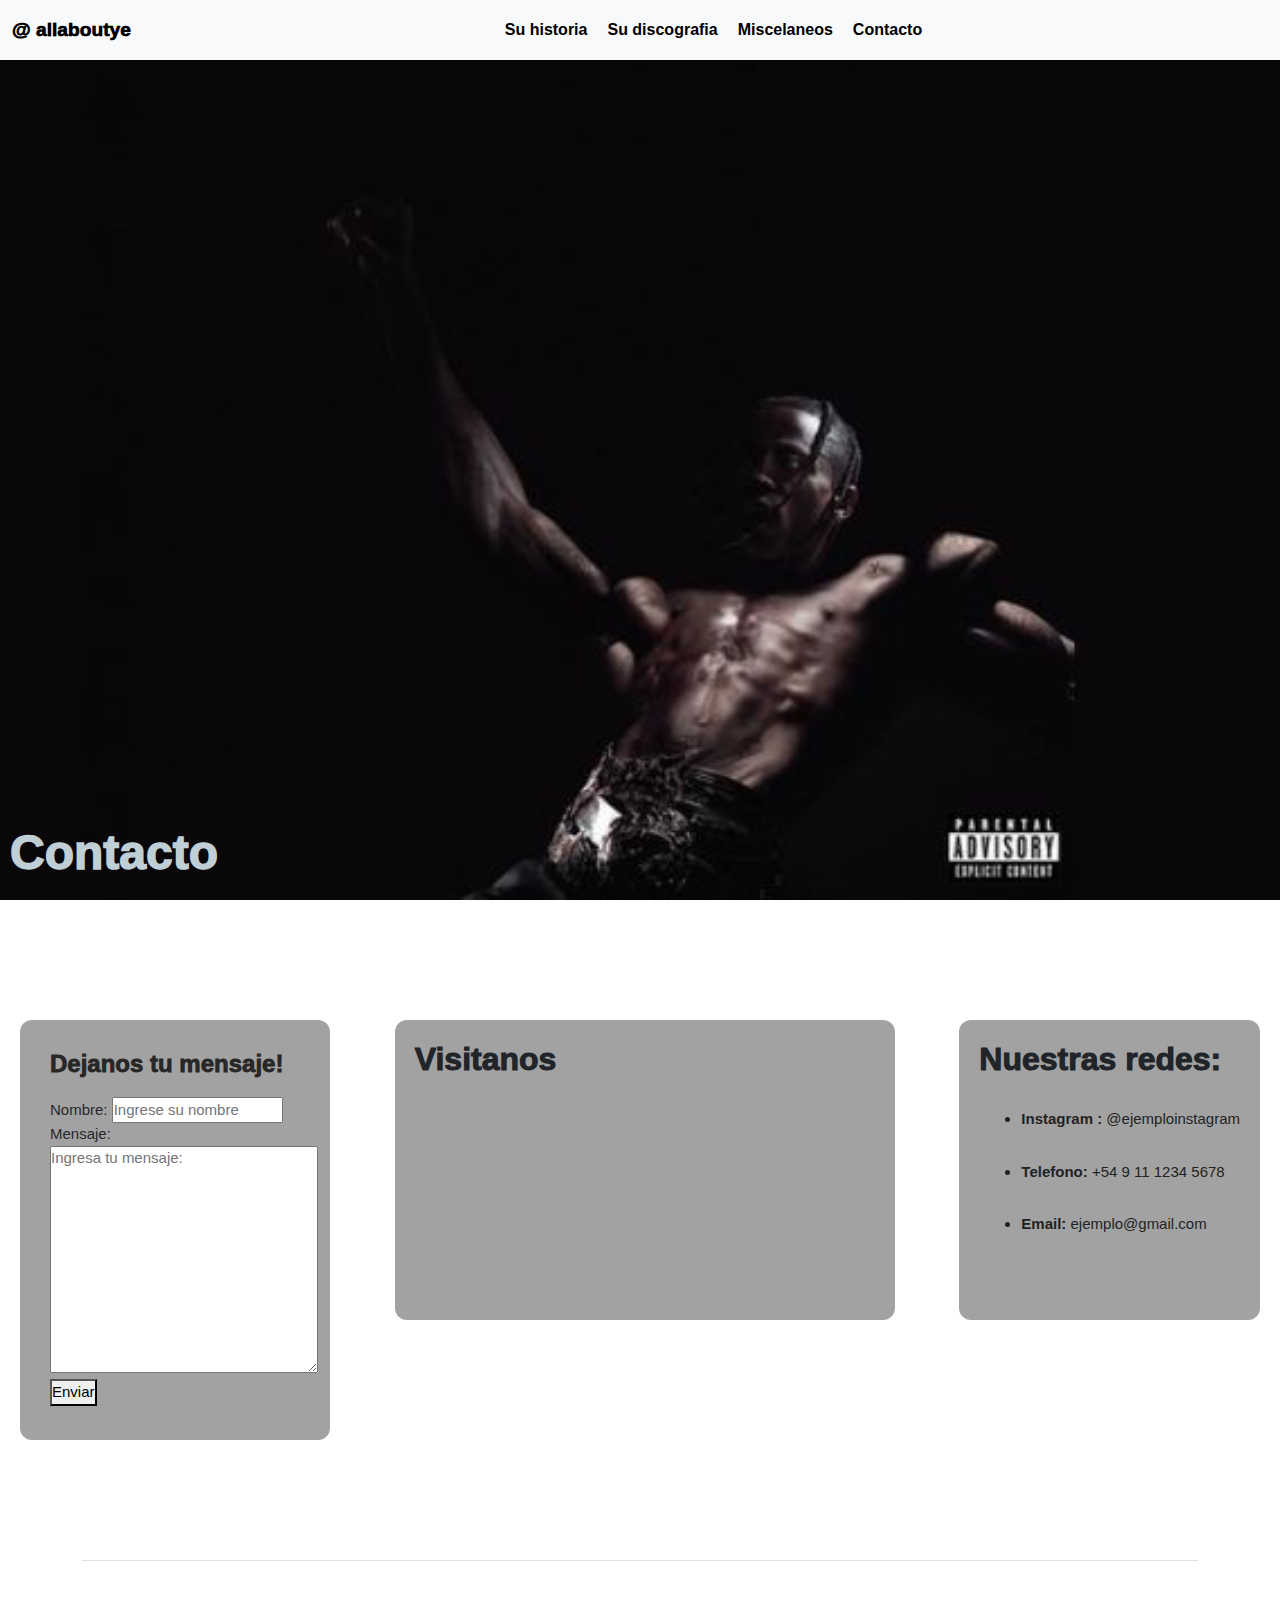
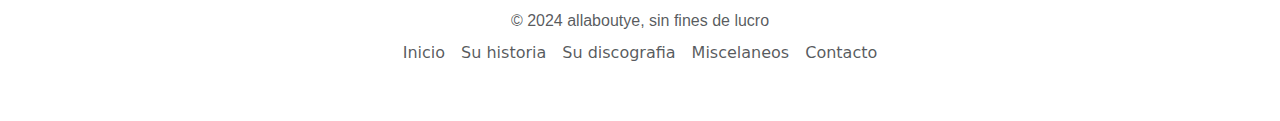
<file: pages/contacto.html>
<!DOCTYPE html>
<html lang="en">
    <head>
        <meta charset="UTF-8">
        <meta name="viewport" content="width=device-width, initial-scale=1.0">
        <!--Link BS-->
        <link href="https://cdn.jsdelivr.net/npm/bootstrap@5.3.3/dist/css/bootstrap.min.css" rel="stylesheet" integrity="sha384-QWTKZyjpPEjISv5WaRU9OFeRpok6YctnYmDr5pNlyT2bRjXh0JMhjY6hW+ALEwIH" crossorigin="anonymous">
        <!--Link css-->
        <link rel="stylesheet" href="../css/style.css">
        <!-- Meta Tags -->
        <title>allaboutye/discografia</title>
        <meta name="title" content="allaboutye" />
        <meta name="description" content="Simplente Kanye West. Su historia, su discografia y sus momentos mas momerables. Entra para convertirte en un fan mas del mejor artista de las ultimas decadas." />
    
        <!-- Facebook -->
        <meta property="og:type" content="website" />
        <meta property="og:url" content="https://metatags.io/" />
        <meta property="og:title" content="allaboutye" />
        <meta property="og:description" content="Simplente Kanye West. Su historia, su discografia y sus momentos mas momerables. Entra para convertirte en un fan mas del mejor artista de las ultimas decadas." />
        <meta property="og:image" content="../imgs/ye portrato.jpg" />
    
        <!-- Twitter -->
        <meta property="twitter:card" content="summary_large_image" />
        <meta property="twitter:url" content="https://metatags.io/" />
        <meta property="twitter:title" content="allaboutye" />
        <meta property="twitter:description" content="Simplente Kanye West. Su historia, su discografia y sus momentos mas momerables. Entra para convertirte en un fan mas del mejor artista de las ultimas decadas." />
        <meta property="twitter:image" content="../imgs/ye portrato.jpg" />
        </head>
<body>
    <header>
        <!--Nav-->
        <nav class="navbar navbar-expand-lg top-0 bg-light position-fixed w-100">
            <div class="container-fluid pe-0 ">
                <a class="navbar-brand" href="../index.html"><strong>@ allaboutye</strong></a>
                <button class="navbar-toggler" type="button" data-bs-toggle="collapse" data-bs-target="#navbarSupportedContent" aria-controls="navbarSupportedContent" aria-expanded="false" aria-label="Toggle navigation">
                <span class="navbar-toggler-icon"></span>
                </button>
                <div class="collapse navbar-collapse justify-content-center" id="navbarSupportedContent">
                <ul class="navbar-nav  mb-2 mb-lg-0">
                    <li class="nav-item">
                    <a class="nav-link active" aria-current="page" href="./historia.html">Su historia</a>
                    </li>
                    <li class="nav-item">
                    <a class="nav-link active" aria-current="page" href="discografia.html">Su discografia</a>
                    </li>
                    <li class="nav-item">
                    <a class="nav-link active" aria-current="page" href="./miscelaneo.html">Miscelaneos</a>
                    </li>
                    <li class="nav-item">
                    <a class="nav-link active" aria-current="page" href="./contacto.html">Contacto</a>
                    </li>
                </ul>
                </div>
            </div>
            </nav>
    </header>
    <main>
        <!--Landing-->
        <section class="hero">
            <article class="hero-content">
                <div>
                    <h1>Contacto</h1>
                </div>
                <img src="../imgs/utopia header.jpg" class="z-1" alt="Album utopia cover banner">
            </article>
        </section>

        <section class="contactos">
            <article class="contacto" >
                <div class="contacto-content">
                    <h2>Dejanos tu mensaje!</h2>
                    <form>
                        <div>
                            <label for="nombre">Nombre: </label>
                            <input type="text" id="nombre" placeholder="Ingrese su nombre">
                        </div>
                        <div>
                            <label for="mensaje">Mensaje:</label>
                            <textarea name="mensaje" id="mensaje" cols="30" rows="10" placeholder="Ingresa tu mensaje:"></textarea>
                        </div>
                        <button class="boton" type="submit">Enviar</button>
                    </form>
                </div>
            </article>
            <article class="contacto-map" >
                <div class="contacto-content">
                    <h2>Visitanos</h2>
                    <iframe src="https://www.google.com/maps/embed?pb=!1m18!1m12!1m3!1d3539.2441127667316!2d153.0720229743963!3d-27.492782617688153!2m3!1f0!2f0!3f0!3m2!1i1024!2i768!4f13.1!3m3!1m2!1s0x6b915b3699f8b55b%3A0x922c423769b42c14!2sKaye%20West%20Studios!5e0!3m2!1ses-419!2sar!4v1710774173276!5m2!1ses-419!2sar" width="600" height="450" style="border:0;" allowfullscreen="" loading="lazy" referrerpolicy="no-referrer-when-downgrade"></iframe>
                </div>
            </article>
            <article class="contacto-redes" >
                <div class="contacto-content">
                    <h2>Nuestras redes:</h2>
                    <ul>
                        <li> <span>Instagram :</span> @ejemploinstagram</li>
                        <li><span>Telefono:</span> +54 9 11 1234 5678</li>
                        <li> <span>Email:</span> ejemplo@gmail.com</li>
                    </ul>
                </div>
            </article>
        </section>
    </main>

    <!--Footer-->
    <div class="container foot ">
        <footer class="d-flex flex-wrap justify-content-center align-items-center p-5 border-top">
        <p class=" mb-0 text-muted ">&copy; 2024 allaboutye, sin fines de lucro</p>
        <ul class="nav col-md-12 justify-content-center">
            <li class="nav-item"><a href="index.html" class="nav-link px-2 text-muted">Inicio</a></li>
            <li class="nav-item"><a href="/pages/historia.html" class="nav-link px-2 text-muted">Su historia</a></li>
            <li class="nav-item"><a href="/pages/discografia.html" class="nav-link px-2 text-muted">Su discografia</a></li>
            <li class="nav-item"><a href="/pages/miscelaneo.html" class="nav-link px-2 text-muted">Miscelaneos</a></li>
            <li class="nav-item"><a href="/pages/contacto.html" class="nav-link px-2 text-muted">Contacto</a></li>
        </ul>
        </footer>
    </div>

    <script src="https://cdn.jsdelivr.net/npm/bootstrap@5.3.3/dist/js/bootstrap.bundle.min.js" integrity="sha384-YvpcrYf0tY3lHB60NNkmXc5s9fDVZLESaAA55NDzOxhy9GkcIdslK1eN7N6jIeHz" crossorigin="anonymous"></script>
</body>
</html>
</file>
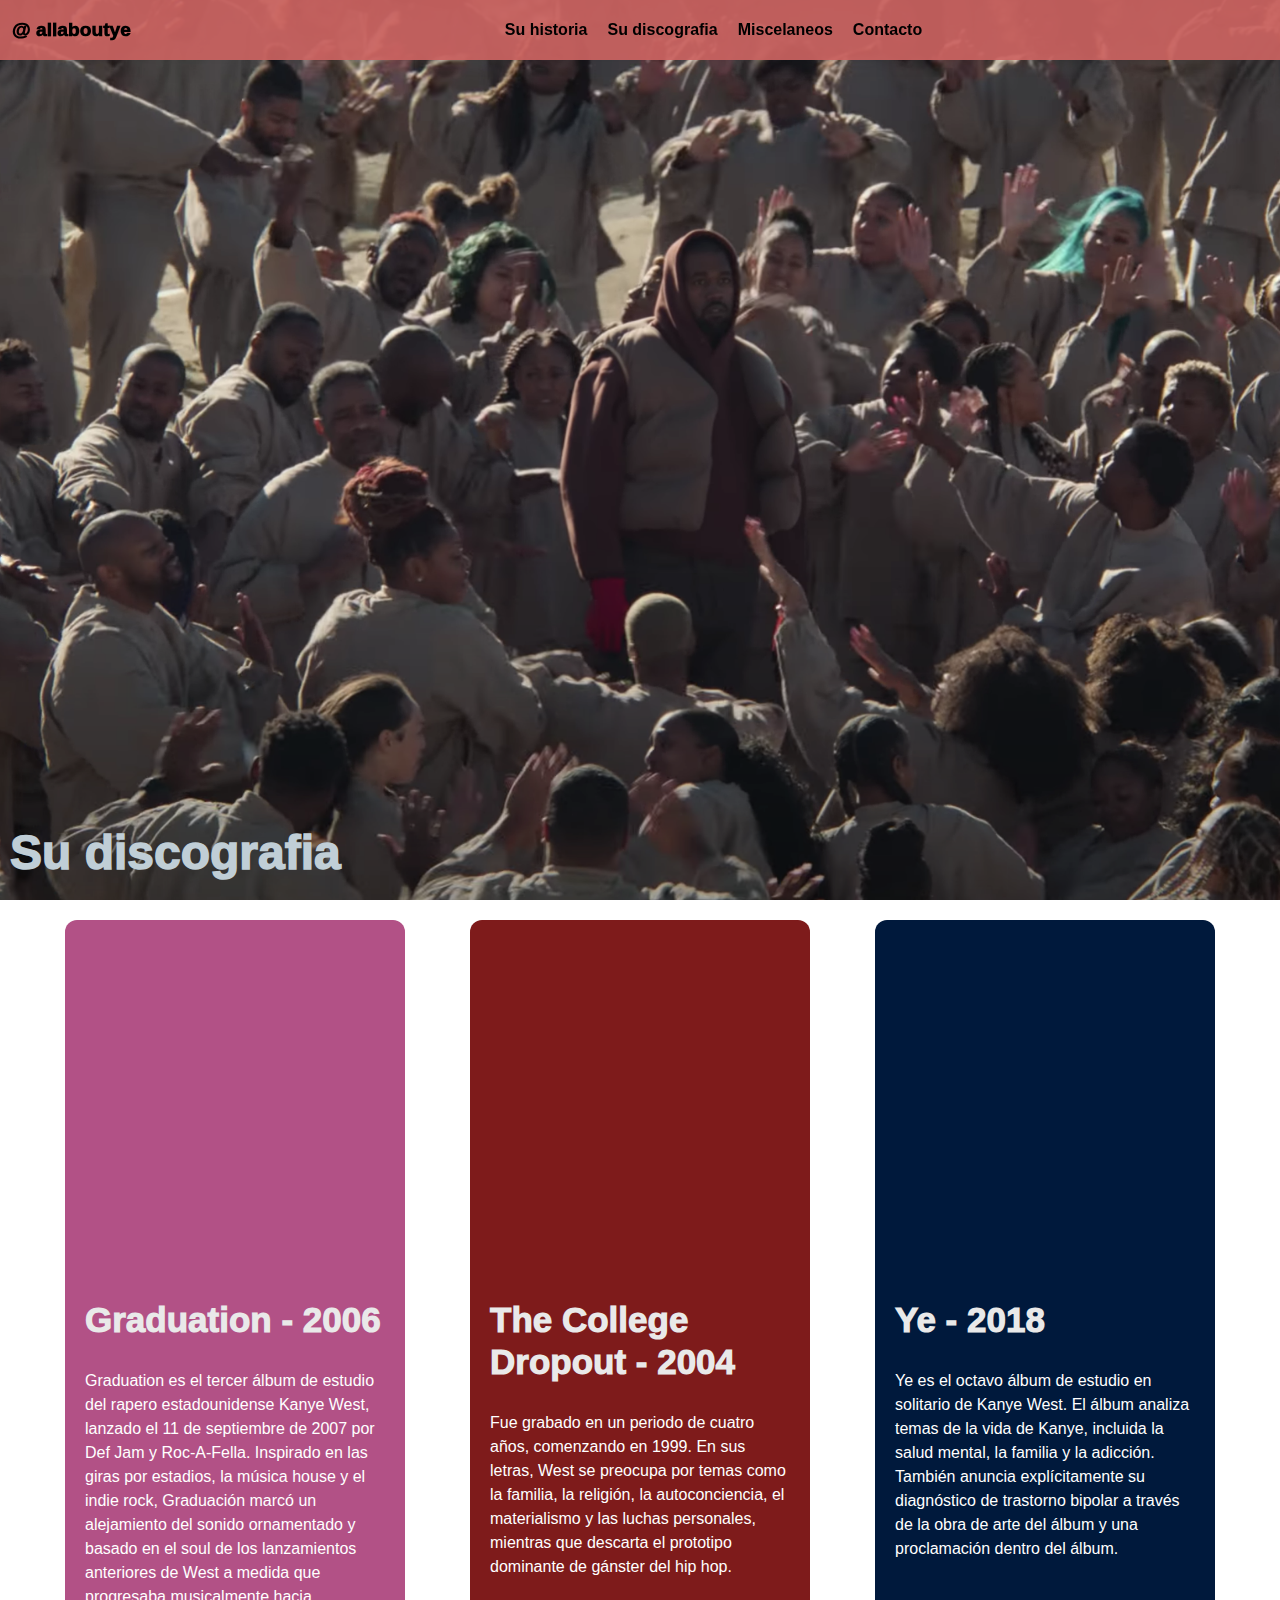
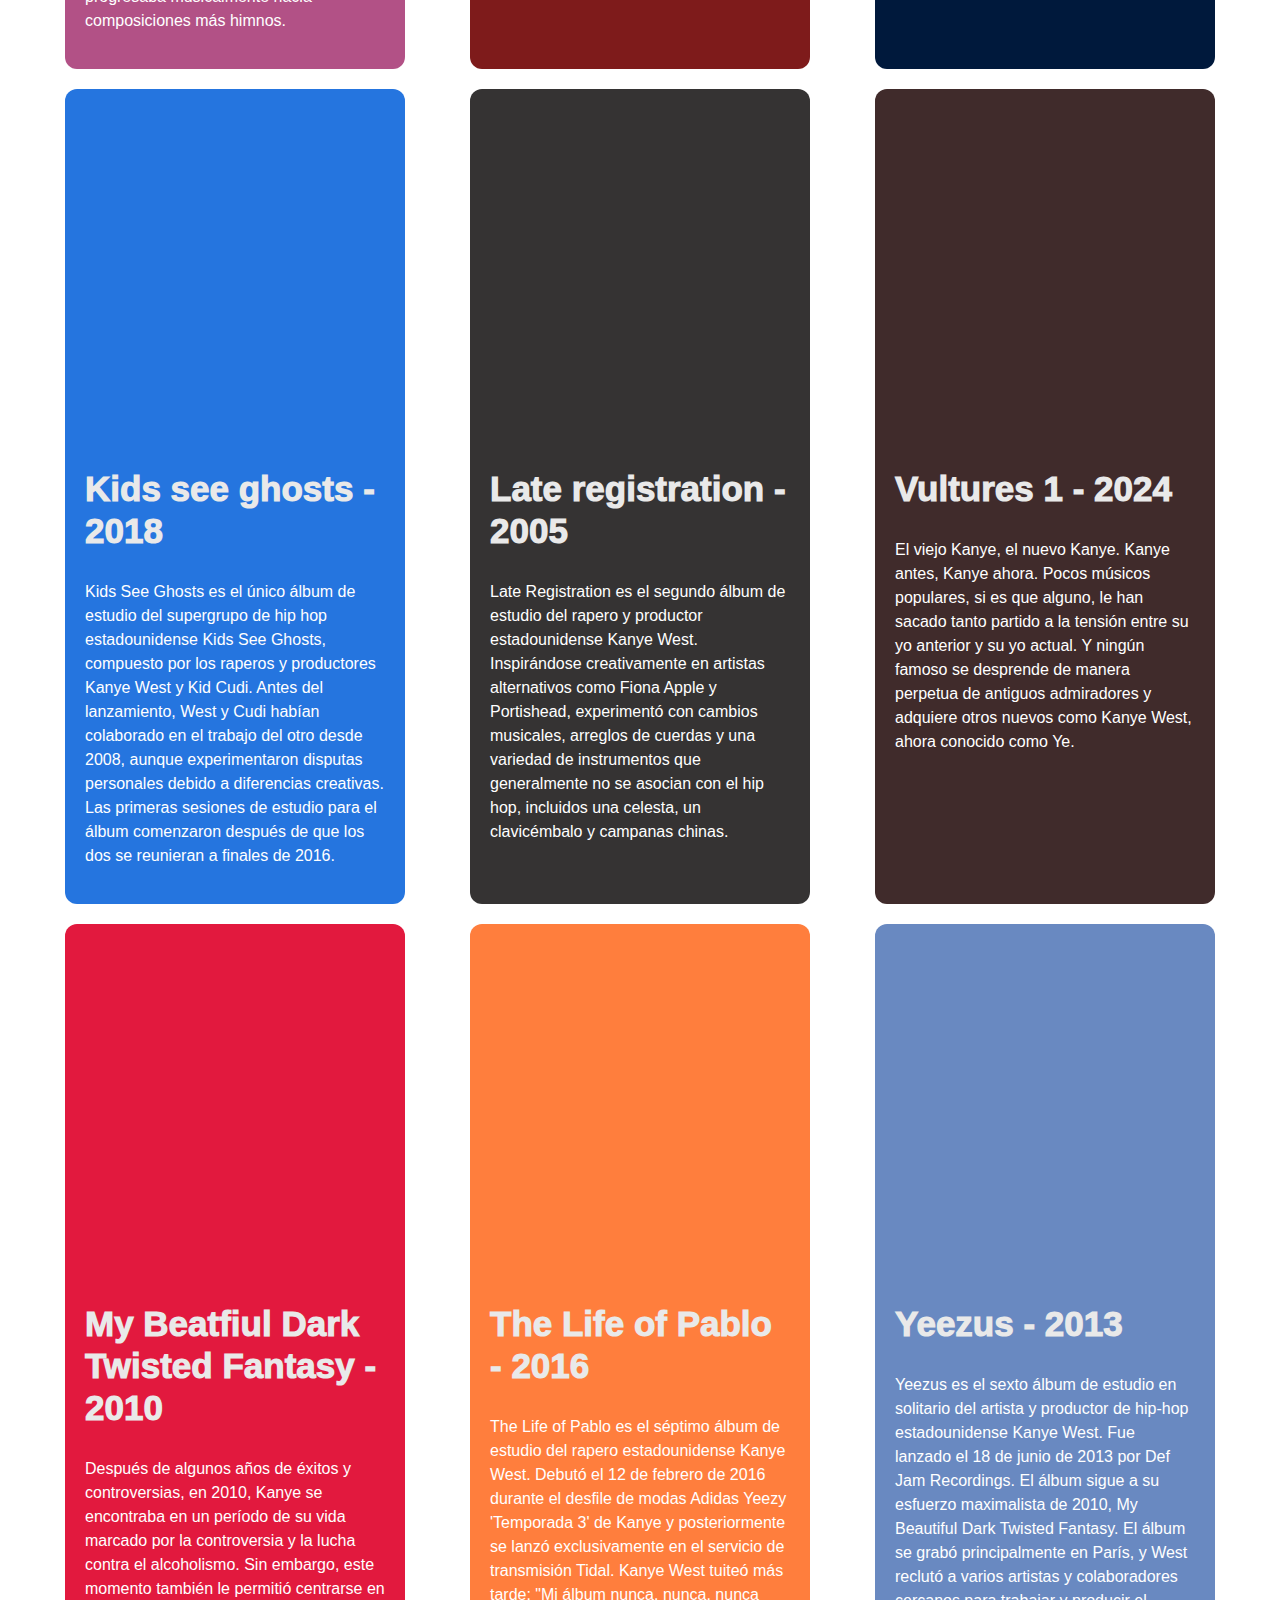
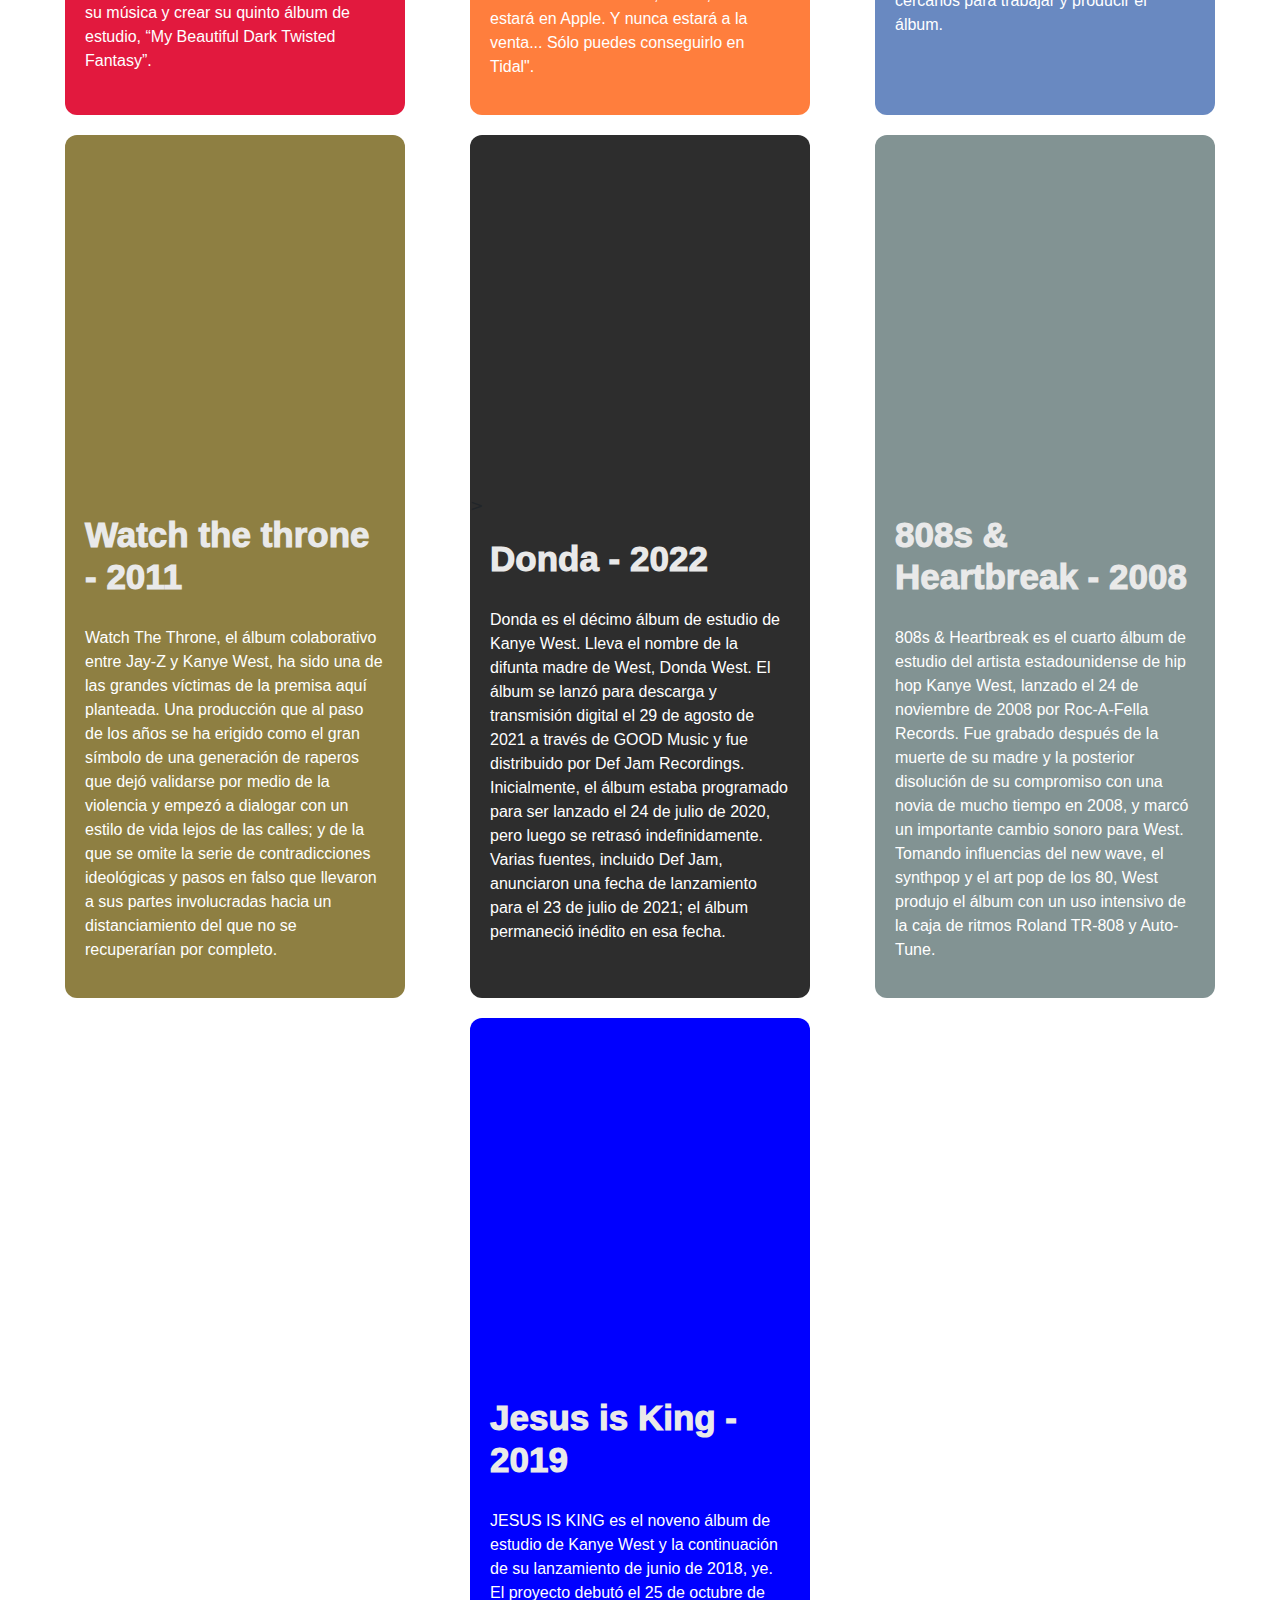
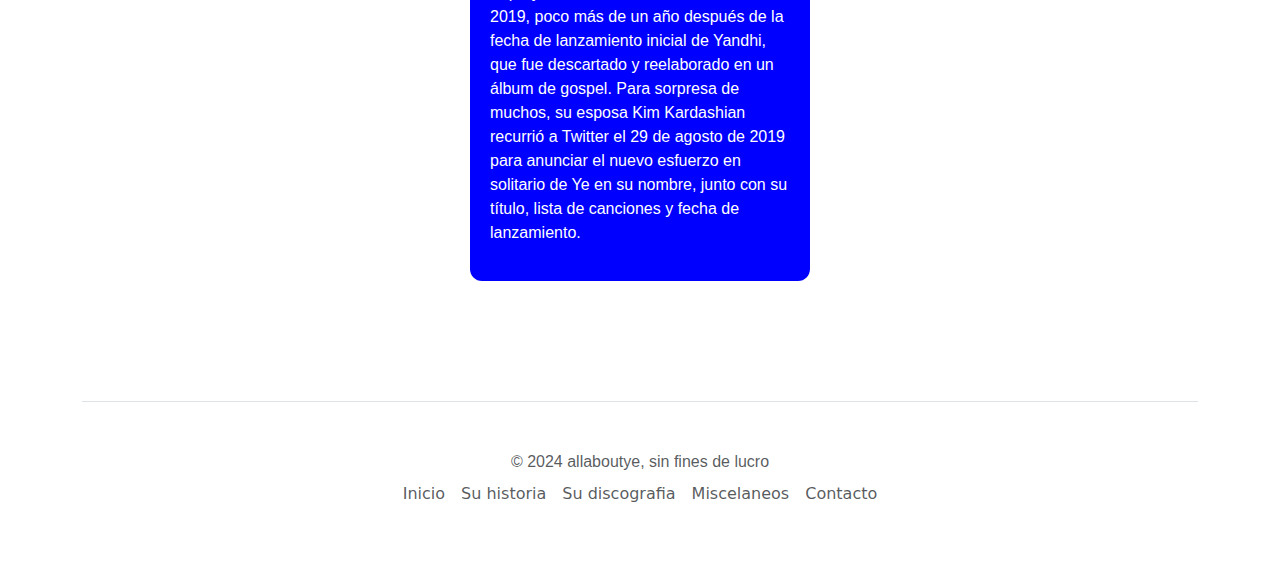
<file: pages/discografia.html>
<!DOCTYPE html>
<html lang="en">
    <head>
        <meta charset="UTF-8">
        <meta name="viewport" content="width=device-width, initial-scale=1.0">
        <!--Link BS-->
        <link href="https://cdn.jsdelivr.net/npm/bootstrap@5.3.3/dist/css/bootstrap.min.css" rel="stylesheet" integrity="sha384-QWTKZyjpPEjISv5WaRU9OFeRpok6YctnYmDr5pNlyT2bRjXh0JMhjY6hW+ALEwIH" crossorigin="anonymous">
        <!--Link css-->
        <link rel="stylesheet" href="../css/style.css">
        <!--Meta-->
        <!-- Meta Tags -->
        <title>allaboutye/discografia</title>
        <meta name="title" content="allaboutye" />
        <meta name="description" content="Simplente Kanye West. Su historia, su discografia y sus momentos mas momerables. Entra para convertirte en un fan mas del mejor artista de las ultimas decadas." />
    
        <!-- Facebook -->
        <meta property="og:type" content="website" />
        <meta property="og:url" content="https://metatags.io/" />
        <meta property="og:title" content="allaboutye" />
        <meta property="og:description" content="Simplente Kanye West. Su historia, su discografia y sus momentos mas momerables. Entra para convertirte en un fan mas del mejor artista de las ultimas decadas." />
        <meta property="og:image" content="../imgs/ye portrato.jpg" />
    
        <!-- Twitter -->
        <meta property="twitter:card" content="summary_large_image" />
        <meta property="twitter:url" content="https://metatags.io/" />
        <meta property="twitter:title" content="allaboutye" />
        <meta property="twitter:description" content="Simplente Kanye West. Su historia, su discografia y sus momentos mas momerables. Entra para convertirte en un fan mas del mejor artista de las ultimas decadas." />
        <meta property="twitter:image" content="../imgs/ye portrato.jpg" />
        </head>
<body>
    <header>

        <!--Nav-->
        <nav class="navbar navbar-expand-lg top-0 nav-disc position-fixed w-100">
        <div class="container-fluid pe-0 ">
            <a class="navbar-brand" href="../index.html"><strong>@ allaboutye</strong></a>
            <button class="navbar-toggler" type="button" data-bs-toggle="collapse" data-bs-target="#navbarSupportedContent" aria-controls="navbarSupportedContent" aria-expanded="false" aria-label="Toggle navigation">
            <span class="navbar-toggler-icon"></span>
            </button>
            <div class="collapse navbar-collapse justify-content-center" id="navbarSupportedContent">
            <ul class="navbar-nav  mb-2 mb-lg-0">
                <li class="nav-item">
                <a class="nav-link active" aria-current="page" href="./historia.html">Su historia</a>
                </li>
                <li class="nav-item">
                <a class="nav-link active" aria-current="page" href="discografia.html">Su discografia</a>
                </li>
                <li class="nav-item">
                <a class="nav-link active" aria-current="page" href="./miscelaneo.html">Miscelaneos</a>
                </li>
                <li class="nav-item">
                <a class="nav-link active" aria-current="page" href="./contacto.html">Contacto</a>
                </li>
            </ul>
            </div>
        </div>
        </nav>
        
    </header>

    <main>
        <!--Landing-->
        <section class="hero">
            <article class="hero-content">
                <div>
                    <h1>Su discografia</h1>
                </div>
                <img src="../imgs/closed on sunday.png" class="z-1" alt="Banner Kanye West, Kanye rodeado de personas levantando los brazos. Epoca de TLOP">
            </article>
        </section>

        <section class="discografia">
            <article class="graduation">
                <iframe style="border-radius:12px" src="https://open.spotify.com/embed/album/4SZko61aMnmgvNhfhgTuD3?utm_source=generator" width="100%" height="352" frameBorder="0" allowfullscreen="" allow="autoplay; clipboard-write; encrypted-media; fullscreen; picture-in-picture" loading="lazy"></iframe>
                <div class="albums-content">
                    <h2>Graduation - 2006 </h2>
                    <p>Graduation es el tercer álbum de estudio del rapero estadounidense Kanye West, lanzado el 11 de septiembre de 2007 por Def Jam y Roc-A-Fella. Inspirado en las giras por estadios, la música house y el indie rock, Graduación marcó un alejamiento del sonido ornamentado y basado en el soul de los lanzamientos anteriores de West a medida que progresaba musicalmente hacia composiciones más himnos.
                    </p>
            </article>
            <article class="TCD">
                <iframe style="border-radius:12px" src="https://open.spotify.com/embed/album/4Uv86qWpGTxf7fU7lG5X6F?utm_source=generator" width="100%" height="352" frameBorder="0" allowfullscreen="" allow="autoplay; clipboard-write; encrypted-media; fullscreen; picture-in-picture" loading="lazy"></iframe>
                <div class="albums-content">
                    <h2>The College Dropout - 2004</h2>
                    <p>Fue grabado en un periodo de cuatro años, comenzando en 1999. En sus letras, West se preocupa por temas como la familia, la religión, la autoconciencia, el materialismo y las luchas personales, mientras que descarta el prototipo dominante de gánster del hip hop.
                    </p>
            </article>
            <article class="Ye">
                <iframe style="border-radius:12px" src="https://open.spotify.com/embed/album/2Ek1q2haOnxVqhvVKqMvJe?utm_source=generator" width="100%" height="352" frameBorder="0" allowfullscreen="" allow="autoplay; clipboard-write; encrypted-media; fullscreen; picture-in-picture" loading="lazy"></iframe>
                <div class="albums-content">
                    <h2>Ye - 2018</h2>
                    <p>Ye es el octavo álbum de estudio en solitario de Kanye West. El álbum analiza temas de la vida de Kanye, incluida la salud mental, la familia y la adicción. También anuncia explícitamente su diagnóstico de trastorno bipolar a través de la obra de arte del álbum y una proclamación dentro del álbum.
                    </p>
            </article>
            <article class="KSG">
                <iframe style="border-radius:12px" src="https://open.spotify.com/embed/album/6pwuKxMUkNg673KETsXPUV?utm_source=generator" width="100%" height="352" frameBorder="0" allowfullscreen="" allow="autoplay; clipboard-write; encrypted-media; fullscreen; picture-in-picture" loading="lazy"></iframe>
                <div class="albums-content">
                    <h2>Kids see ghosts - 2018 </h2>
                    <p>Kids See Ghosts es el único álbum de estudio del supergrupo de hip hop estadounidense Kids See Ghosts, compuesto por los raperos y productores Kanye West y Kid Cudi. Antes del lanzamiento, West y Cudi habían colaborado en el trabajo del otro desde 2008, aunque experimentaron disputas personales debido a diferencias creativas. Las primeras sesiones de estudio para el álbum comenzaron después de que los dos se reunieran a finales de 2016.
                    </p>
            </article>
            <article class="Late-registration">
                <iframe style="border-radius:12px" src="https://open.spotify.com/embed/album/5ll74bqtkcXlKE7wwkMq4g?utm_source=generator" width="100%" height="352" frameBorder="0" allowfullscreen="" allow="autoplay; clipboard-write; encrypted-media; fullscreen; picture-in-picture" loading="lazy"></iframe>
                <div class="albums-content">
                    <h2>Late registration - 2005</h2>
                    <p>Late Registration es el segundo álbum de estudio del rapero y productor estadounidense Kanye West. Inspirándose creativamente en artistas alternativos como Fiona Apple y Portishead, experimentó con cambios musicales, arreglos de cuerdas y una variedad de instrumentos que generalmente no se asocian con el hip hop, incluidos una celesta, un clavicémbalo y campanas chinas.
                    </p>
            </article>
            <article id="VulturesDisc">
                <iframe style="border-radius:12px" src="https://open.spotify.com/embed/album/30zwjSQEodaUXCn11nmiVF?utm_source=generator" width="100%" height="352" frameBorder="0" allowfullscreen="" allow="autoplay; clipboard-write; encrypted-media; fullscreen; picture-in-picture" loading="lazy"></iframe>
                <div class="albums-content">
                    <h2>Vultures 1 - 2024</h2>
                    <p>El viejo Kanye, el nuevo Kanye. Kanye antes, Kanye ahora. Pocos músicos populares, si es que alguno, le han sacado tanto partido a la tensión entre su yo anterior y su yo actual. Y ningún famoso se desprende de manera perpetua de antiguos admiradores y adquiere otros nuevos como Kanye West, ahora conocido como Ye.
                    </p>
            </article>
            <article class="MBDTF">
                <iframe style="border-radius:12px" src="https://open.spotify.com/embed/album/20r762YmB5HeofjMCiPMLv?utm_source=generator" width="100%" height="352" frameBorder="0" allowfullscreen="" allow="autoplay; clipboard-write; encrypted-media; fullscreen; picture-in-picture" loading="lazy"></iframe>
                <div class="albums-content">
                    <h2>My Beatfiul Dark Twisted Fantasy - 2010</h2>
                    <p>Después de algunos años de éxitos y controversias, en 2010, Kanye se encontraba en un período de su vida marcado por la controversia y la lucha contra el alcoholismo. Sin embargo, este momento también le permitió centrarse en su música y crear su quinto álbum de estudio, “My Beautiful Dark Twisted Fantasy”.
                    </p>
            </article>
            <article class="TLOP">
                <iframe style="border-radius:12px" src="https://open.spotify.com/embed/album/7gsWAHLeT0w7es6FofOXk1?utm_source=generator" width="100%" height="352" frameBorder="0" allowfullscreen="" allow="autoplay; clipboard-write; encrypted-media; fullscreen; picture-in-picture" loading="lazy"></iframe>
                <div class="albums-content">
                    <h2>The Life of Pablo - 2016</h2>
                    <p>The Life of Pablo es el séptimo álbum de estudio del rapero estadounidense Kanye West. Debutó el 12 de febrero de 2016 durante el desfile de modas Adidas Yeezy 'Temporada 3' de Kanye y posteriormente se lanzó exclusivamente en el servicio de transmisión Tidal. Kanye West tuiteó más tarde: "Mi álbum nunca, nunca, nunca estará en Apple. Y nunca estará a la venta... Sólo puedes conseguirlo en Tidal".
            </article>
            <article class="Yeezus">
                <iframe style="border-radius:12px" src="https://open.spotify.com/embed/album/7D2NdGvBHIavgLhmcwhluK?utm_source=generator" width="100%" height="352" frameBorder="0" allowfullscreen="" allow="autoplay; clipboard-write; encrypted-media; fullscreen; picture-in-picture" loading="lazy"></iframe>
                <div class="albums-content">
                    <h2>Yeezus - 2013</h2>
                    <p>Yeezus es el sexto álbum de estudio en solitario del artista y productor de hip-hop estadounidense Kanye West. Fue lanzado el 18 de junio de 2013 por Def Jam Recordings. El álbum sigue a su esfuerzo maximalista de 2010, My Beautiful Dark Twisted Fantasy. El álbum se grabó principalmente en París, y West reclutó a varios artistas y colaboradores cercanos para trabajar y producir el álbum.
                    </p>
            </article>
            <article class="WTT">
                <iframe style="border-radius:12px" src="https://open.spotify.com/embed/album/0OcMap99vLEeGkBCfCwRwS?utm_source=generator" width="100%" height="352" frameBorder="0" allowfullscreen="" allow="autoplay; clipboard-write; encrypted-media; fullscreen; picture-in-picture" loading="lazy"></iframe>
                <div class="albums-content">
                    <h2>Watch the throne - 2011</h2>
                    <p>Watch The Throne, el álbum colaborativo entre Jay-Z y Kanye West, ha sido una de las grandes víctimas de la premisa aquí planteada. Una producción que al paso de los años se ha erigido como el gran símbolo de una generación de raperos que dejó validarse por medio de la violencia y empezó a dialogar con un estilo de vida lejos de las calles; y de la que se omite la serie de contradicciones ideológicas y pasos en falso que llevaron a sus partes involucradas hacia un distanciamiento del que no se recuperarían por completo.
                    </p>
            </article>
            <article class="Donda">
                <iframe style="border-radius:12px" src="https://open.spotify.com/embed/album/5CnpZV3q5BcESefcB3WJmz?utm_source=generator&theme=0" width="100%" height="352" frameBorder="0" allowfullscreen="" allow="autoplay; clipboard-write; encrypted-media; fullscreen; picture-in-picture" loading="lazy"></iframe>>
                <div class="albums-content">
                    <h2>Donda - 2022</h2>
                    <p>Donda es el décimo álbum de estudio de Kanye West. Lleva el nombre de la difunta madre de West, Donda West. El álbum se lanzó para descarga y transmisión digital el 29 de agosto de 2021 a través de GOOD Music y fue distribuido por Def Jam Recordings. Inicialmente, el álbum estaba programado para ser lanzado el 24 de julio de 2020, pero luego se retrasó indefinidamente. Varias fuentes, incluido Def Jam, anunciaron una fecha de lanzamiento para el 23 de julio de 2021; el álbum permaneció inédito en esa fecha.
                    </p>
            </article>
            <article class="Heartbreak">
                <iframe style="border-radius:12px" src="https://open.spotify.com/embed/album/3WFTGIO6E3Xh4paEOBY9OU?utm_source=generator" width="100%" height="352" frameBorder="0" allowfullscreen="" allow="autoplay; clipboard-write; encrypted-media; fullscreen; picture-in-picture" loading="lazy"></iframe>
                <div class="albums-content">
                    <h2>808s & Heartbreak - 2008</h2>
                    <p>808s & Heartbreak es el cuarto álbum de estudio del artista estadounidense de hip hop Kanye West, lanzado el 24 de noviembre de 2008 por Roc-A-Fella Records. Fue grabado después de la muerte de su madre y la posterior disolución de su compromiso con una novia de mucho tiempo en 2008, y marcó un importante cambio sonoro para West. Tomando influencias del new wave, el synthpop y el art pop de los 80, West produjo el álbum con un uso intensivo de la caja de ritmos Roland TR-808 y Auto-Tune.
                    </p>
            </article>
            <article class="Jesus-is-king">
                <iframe style="border-radius:12px" src="https://open.spotify.com/embed/album/0FgZKfoU2Br5sHOfvZKTI9?utm_source=generator" width="100%" height="352" frameBorder="0" allowfullscreen="" allow="autoplay; clipboard-write; encrypted-media; fullscreen; picture-in-picture" loading="lazy"></iframe>
                <div class="albums-content">
                    <h2>Jesus is King - 2019</h2>
                    <p>JESUS IS KING es el noveno álbum de estudio de Kanye West y la continuación de su lanzamiento de junio de 2018, ye. El proyecto debutó el 25 de octubre de 2019, poco más de un año después de la fecha de lanzamiento inicial de Yandhi, que fue descartado y reelaborado en un álbum de gospel. Para sorpresa de muchos, su esposa Kim Kardashian recurrió a Twitter el 29 de agosto de 2019 para anunciar el nuevo esfuerzo en solitario de Ye en su nombre, junto con su título, lista de canciones y fecha de lanzamiento.
                    </p>
            </article>
        </section>
    </main>

    <!--Footer-->
    <div class="container foot ">
        <footer class="d-flex flex-wrap justify-content-center align-items-center p-5 border-top">
        <p class=" mb-0 text-muted ">&copy; 2024 allaboutye, sin fines de lucro</p>
        <ul class="nav col-md-12 justify-content-center">
            <li class="nav-item"><a href="index.html" class="nav-link px-2 text-muted">Inicio</a></li>
            <li class="nav-item"><a href="/pages/historia.html" class="nav-link px-2 text-muted">Su historia</a></li>
            <li class="nav-item"><a href="/pages/discografia.html" class="nav-link px-2 text-muted">Su discografia</a></li>
            <li class="nav-item"><a href="/pages/miscelaneo.html" class="nav-link px-2 text-muted">Miscelaneos</a></li>
            <li class="nav-item"><a href="/pages/contacto.html" class="nav-link px-2 text-muted">Contacto</a></li>
        </ul>
        </footer>
    </div>
    
    <script src="https://cdn.jsdelivr.net/npm/bootstrap@5.3.3/dist/js/bootstrap.bundle.min.js" integrity="sha384-YvpcrYf0tY3lHB60NNkmXc5s9fDVZLESaAA55NDzOxhy9GkcIdslK1eN7N6jIeHz" crossorigin="anonymous"></script>
</body>
</html>
</file>
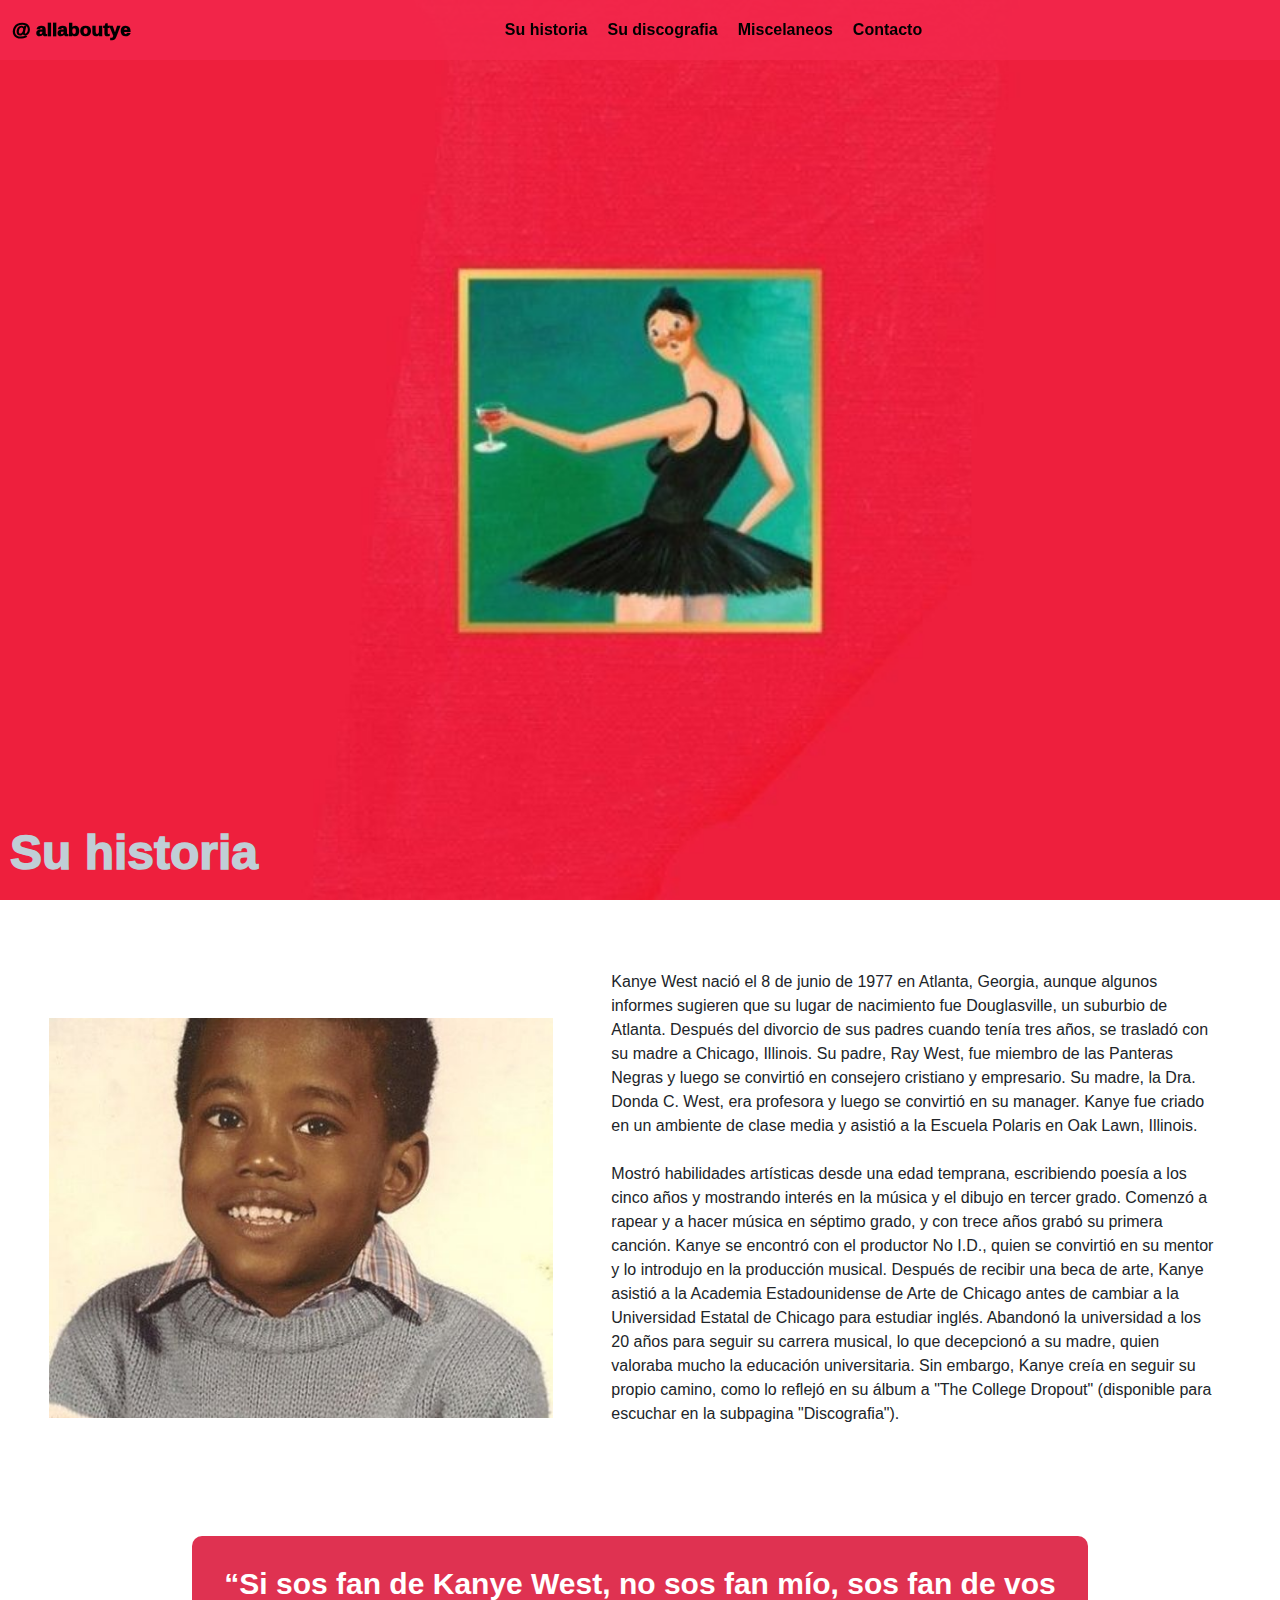
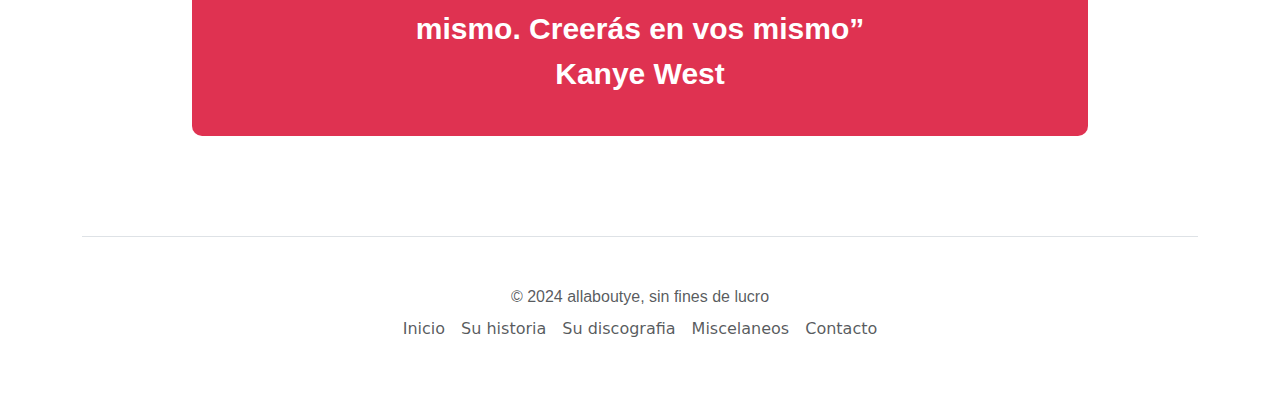
<file: pages/historia.html>
<!DOCTYPE html>
<html lang="en">
    <head>
        <meta charset="UTF-8">
        <meta name="viewport" content="width=device-width, initial-scale=1.0">
        <!--Link BS-->
        <link href="https://cdn.jsdelivr.net/npm/bootstrap@5.3.3/dist/css/bootstrap.min.css" rel="stylesheet" integrity="sha384-QWTKZyjpPEjISv5WaRU9OFeRpok6YctnYmDr5pNlyT2bRjXh0JMhjY6hW+ALEwIH" crossorigin="anonymous">
        <!--Link css-->
        <link rel="stylesheet" href="../css/style.css">
        <!--Meta Tags -->
        <title>allaboutye/historia</title>
        <meta name="title" content="allaboutye" />
        <meta name="description" content="Simplente Kanye West. Su historia, su discografia y sus momentos mas momerables. Entra para convertirte en un fan mas del mejor artista de las ultimas decadas." />
        <!--Facebook -->
        <meta property="og:type" content="website" />
        <meta property="og:url" content="https://metatags.io/" />
        <meta property="og:title" content="allaboutye" />
        <meta property="og:description" content="Simplente Kanye West. Su historia, su discografia y sus momentos mas momerables. Entra para convertirte en un fan mas del mejor artista de las ultimas decadas." />
        <meta property="og:image" content="../imgs/ye portrato.jpg" />
        <!-- Twitter -->
        <meta property="twitter:card" content="summary_large_image" />
        <meta property="twitter:url" content="https://metatags.io/" />
        <meta property="twitter:title" content="allaboutye" />
        <meta property="twitter:description" content="Simplente Kanye West. Su historia, su discografia y sus momentos mas momerables. Entra para convertirte en un fan mas del mejor artista de las ultimas decadas." />
        <meta property="twitter:image" content="../imgs/ye portrato.jpg" />
        </head>
<body>
    <header>

        <!--Nav-->
        <nav class="navbar navbar-expand-lg top-0 nav-his position-fixed w-100">
        <div class="container-fluid pe-0 ">
            <a class="navbar-brand" href="../index.html"><strong>@ allaboutye</strong></a>
            <button class="navbar-toggler" type="button" data-bs-toggle="collapse" data-bs-target="#navbarSupportedContent" aria-controls="navbarSupportedContent" aria-expanded="false" aria-label="Toggle navigation">
            <span class="navbar-toggler-icon"></span>
            </button>
            <div class="collapse navbar-collapse justify-content-center" id="navbarSupportedContent">
            <ul class="navbar-nav  mb-2 mb-lg-0">
                <li class="nav-item">
                <a class="nav-link active" aria-current="page" href="historia.html">Su historia</a>
                </li>
                <li class="nav-item">
                <a class="nav-link active" aria-current="page" href="./discografia.html">Su discografia</a>
                </li>
                <li class="nav-item">
                <a class="nav-link active" aria-current="page" href="./miscelaneo.html">Miscelaneos</a>
                </li>
                <li class="nav-item">
                <a class="nav-link active" aria-current="page" href="./contacto.html">Contacto</a>
                </li>
            </ul>
            </div>
        </div>
        </nav>
        
    </header>

    <main>

        <!--Landing-->
        <section class="hero">
            <article class="hero-content">
                <div>
                    <h1>Su historia</h1>
                </div>
                <img src="../imgs/mdtf banner.jpg" class="z-1" alt="Banner Kanye West, album My beatiful dark twisted fantasy cover">
            </article>
        </section>

        <!--Contenido-->

        <section class="historia">
            <div class="historia-img">
                <img src="../imgs/baby ye.jpg" alt="Kanye West de bebe">
            </div>
            <article class="historia-content">
                <p>Kanye West nació el 8 de junio de 1977 en Atlanta, Georgia, aunque algunos informes sugieren que su lugar de nacimiento fue Douglasville, un suburbio de Atlanta. Después del divorcio de sus padres cuando tenía tres años, se trasladó con su madre a Chicago, Illinois. Su padre, Ray West, fue miembro de las Panteras Negras y luego se convirtió en consejero cristiano y empresario. Su madre, la Dra. Donda C. West, era profesora y luego se convirtió en su manager. Kanye fue criado en un ambiente de clase media y asistió a la Escuela Polaris en Oak Lawn, Illinois.<br> <br>
                Mostró habilidades artísticas desde una edad temprana, escribiendo poesía a los cinco años y mostrando interés en la música y el dibujo en tercer grado. Comenzó a rapear y a hacer música en séptimo grado, y con trece años grabó su primera canción. Kanye se encontró con el productor No I.D., quien se convirtió en su mentor y lo introdujo en la producción musical. Después de recibir una beca de arte, Kanye asistió a la Academia Estadounidense de Arte de Chicago antes de cambiar a la Universidad Estatal de Chicago para estudiar inglés. Abandonó la universidad a los 20 años para seguir su carrera musical, lo que decepcionó a su madre, quien valoraba mucho la educación universitaria. Sin embargo, Kanye creía en seguir su propio camino, como lo reflejó en su álbum a <span id="TCD">"The College Dropout"</span> (disponible para escuchar en la subpagina "Discografia").<br> <br>
                </p>
            </article>
        </section>

        <section class="historia-frase">
            <div class="historia-frase-content">
                <a href="https://youtu.be/7eSFDuX2bMQ?si=9THbtPB6WFTzt9y8" target="_blank">“Si sos fan de Kanye West, no sos fan mío, sos fan de vos mismo. Creerás en vos mismo” <br> Kanye West</p></a>
            </div>
        </section>

    </main>

    <!--Footer-->
    <div class="container foot ">
        <footer class="d-flex flex-wrap justify-content-center align-items-center p-5 border-top">
        <p class=" mb-0 text-muted ">&copy; 2024 allaboutye, sin fines de lucro</p>
        <ul class="nav col-md-12 justify-content-center">
            <li class="nav-item"><a href="index.html" class="nav-link px-2 text-muted">Inicio</a></li>
            <li class="nav-item"><a href="/pages/historia.html" class="nav-link px-2 text-muted">Su historia</a></li>
            <li class="nav-item"><a href="/pages/discografia.html" class="nav-link px-2 text-muted">Su discografia</a></li>
            <li class="nav-item"><a href="/pages/miscelaneo.html" class="nav-link px-2 text-muted">Miscelaneos</a></li>
            <li class="nav-item"><a href="/pages/contacto.html" class="nav-link px-2 text-muted">Contacto</a></li>
        </ul>
        </footer>
    </div>

    <script src="https://cdn.jsdelivr.net/npm/bootstrap@5.3.3/dist/js/bootstrap.bundle.min.js" integrity="sha384-YvpcrYf0tY3lHB60NNkmXc5s9fDVZLESaAA55NDzOxhy9GkcIdslK1eN7N6jIeHz" crossorigin="anonymous"></script>
</body>
</html>
</file>
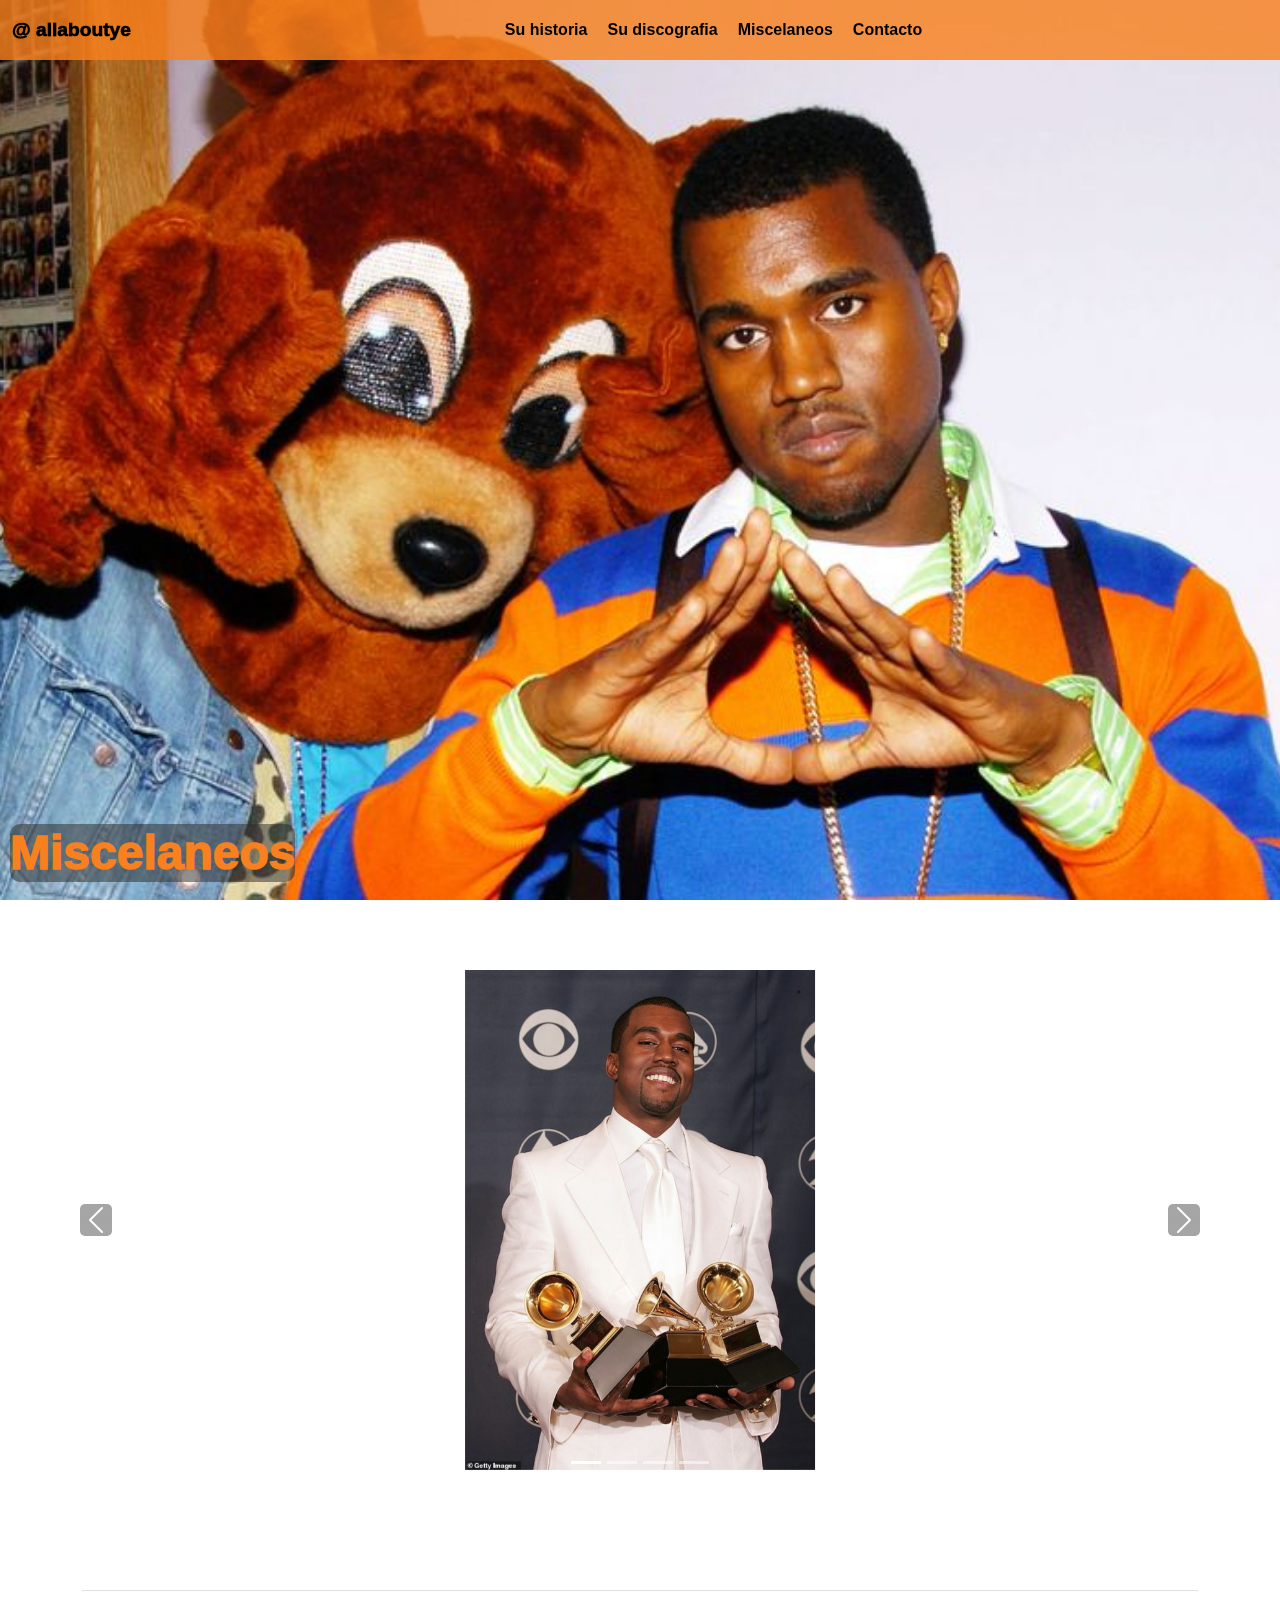
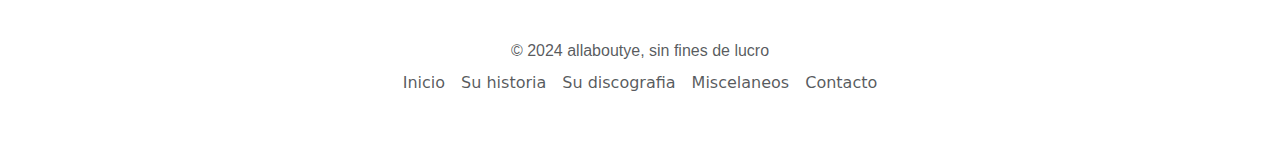
<file: pages/miscelaneo.html>
<!DOCTYPE html>
<html lang="en">
    <head>
        <meta charset="UTF-8">
        <meta name="viewport" content="width=device-width, initial-scale=1.0">
        <!--Link BS-->
        <link href="https://cdn.jsdelivr.net/npm/bootstrap@5.3.3/dist/css/bootstrap.min.css" rel="stylesheet" integrity="sha384-QWTKZyjpPEjISv5WaRU9OFeRpok6YctnYmDr5pNlyT2bRjXh0JMhjY6hW+ALEwIH" crossorigin="anonymous">
        <!--Link css-->
        <link rel="stylesheet" href="../css/style.css">
        <!-- Meta Tags -->
        <title>allaboutye/discografia</title>
        <meta name="title" content="allaboutye" />
        <meta name="description" content="Simplente Kanye West. Su historia, su discografia y sus momentos mas momerables. Entra para convertirte en un fan mas del mejor artista de las ultimas decadas." />
    
        <!-- Facebook -->
        <meta property="og:type" content="website" />
        <meta property="og:url" content="https://metatags.io/" />
        <meta property="og:title" content="allaboutye" />
        <meta property="og:description" content="Simplente Kanye West. Su historia, su discografia y sus momentos mas momerables. Entra para convertirte en un fan mas del mejor artista de las ultimas decadas." />
        <meta property="og:image" content="../imgs/ye portrato.jpg" />
    
        <!-- Twitter -->
        <meta property="twitter:card" content="summary_large_image" />
        <meta property="twitter:url" content="https://metatags.io/" />
        <meta property="twitter:title" content="allaboutye" />
        <meta property="twitter:description" content="Simplente Kanye West. Su historia, su discografia y sus momentos mas momerables. Entra para convertirte en un fan mas del mejor artista de las ultimas decadas." />
        <meta property="twitter:image" content="../imgs/ye portrato.jpg" />
        </head>
<body>
    <header>

        <!--Nav-->
        <nav class="navbar navbar-expand-lg top-0 bg-misc position-fixed w-100">
        <div class="container-fluid pe-0 ">
            <a class="navbar-brand" href="../index.html"><strong>@ allaboutye</strong></a>
            <button class="navbar-toggler" type="button" data-bs-toggle="collapse" data-bs-target="#navbarSupportedContent" aria-controls="navbarSupportedContent" aria-expanded="false" aria-label="Toggle navigation">
            <span class="navbar-toggler-icon"></span>
            </button>
            <div class="collapse navbar-collapse justify-content-center" id="navbarSupportedContent">
            <ul class="navbar-nav  mb-2 mb-lg-0">
                <li class="nav-item">
                <a class="nav-link active" aria-current="page" href="./historia.html">Su historia</a>
                </li>
                <li class="nav-item">
                <a class="nav-link active" aria-current="page" href="./discografia.html">Su discografia</a>
                </li>
                <li class="nav-item">
                <a class="nav-link active" aria-current="page" href="miscelaneo.html">Miscelaneos</a>
                </li>
                <li class="nav-item">
                <a class="nav-link active" aria-current="page" href="./contacto.html">Contacto</a>
                </li>
            </ul>
            </div>
        </div>
        </nav>
        
    </header>

    <main>

        <!--Landing-->
        <section class="hero">
            <article class="hero-content">
                <div>
                    <h1 class="h1-misc">Miscelaneos</h1>
                </div>
                <img src="../imgs/bear banner.jpg" class="z-1" alt="Kanye west y el oso de graduation.">
            </article>
        </section>


        <section>
            <div id="carouselExampleCaptions" class="carousel slide">
            <div class="carousel-indicators">
                <button type="button" data-bs-target="#carouselExampleCaptions" data-bs-slide-to="0" class="active" aria-current="true" aria-label="Slide 1"></button>
                <button type="button" data-bs-target="#carouselExampleCaptions" data-bs-slide-to="1" aria-label="Slide 2"></button>
                <button type="button" data-bs-target="#carouselExampleCaptions" data-bs-slide-to="2" aria-label="Slide 3"></button>
                <button type="button" data-bs-target="#carouselExampleCaptions" data-bs-slide-to="3" aria-label="Slide 4"></button>
            </div>
            <div class="carousel-inner">
                <div class="carousel-item active">
                <img src="../imgs/grammy 2005.jpg" class="d-block w-100" alt="Kanye West en los premios grammy 2005">
                <div class="carousel-caption  d-md-block bg-carousel">
                    <h5>"I guess we'll never know"</h5>
                    <p>Kanye West luego de sufrir un accidente casi mortal, gana el premio Grammy al mejor Album de Rap del año 2004 con su entrega "The College Dropout"(disponible para escuchar en la subpagina "Discografia"). En donde al subir al escenario para dar su discurso, ocurre lo siguiente:</p>
                    <button><a href="https://youtu.be/GzlKja1ySzo?si=Snat944k3pPEOclk" target="_blank">Ir a verlo</a></button>
                </div>
                </div>
                <div class="carousel-item">
                <img src="../imgs/rolling stones portada.jpg" class="d-block w-100" alt="Kanye West posando para la revista Rolling Stones">
                <div class="carousel-caption  d-md-block bg-carousel">
                    <h5>"Jesus Walks", posando para la portada de Rolling stones (2006)</h5>
                    <p>Superando a John Lennon, Kanye West no sólo se comparó con Jesús, sino que se hizo pasar por él. Y a diferencia del comentario a menudo incomprendido del Beatle, esta comparación no tenía un contexto más amplio del que sacar: Kanye apareció en una portada de Rolling Stone de 2006 con una corona de espinas.</p>
                </div>
                </div>
                <div class="carousel-item">
                <img src="../imgs/kanye y taylor.jpg" class="d-block w-100" alt="Kanye West y Taylor Swift en los grammys">
                <div class="carousel-caption d-md-block bg-carousel">
                    <h5>Taylor Swift se fue "Kanye'ed"</h5>
                    <p>aylor Swift apenas tuvo la oportunidad de aceptar su premio al Mejor Video Femenino en los MTV Video Music Awards 2009 el 13 de septiembre antes de que Kanye West subiera al escenario, le quitara el micrófono de las manos a la sorprendida adolescente y expresara sus objeciones. Diciendo lo siguiente:</p>
                    <button><a href="https://youtu.be/PwTx1VuMlqo?si=luA8gLEPDXbyonG-k" target="_blank">Ir a verlo</a></button>
                </div>
                </div>
                <div class="carousel-item">
                <img src="../imgs/runaway.jpg" class="d-block w-100" alt="Runaway cancion Kanye West portada">
                <div class="carousel-caption  d-md-block bg-carousel">
                    <h5 class="c-" >Runaway - Kanye West</h5>
                    <p>Simplemente la mejor produccion musical hecha por Ye en toda su historia. Ganadora de numerosos premios, entre ellos: "IMBD Video del año", "ANTVILLE Mejor cinematografia", "GRAMMY al Mejor rap album del año". Incluyendo el top 25 en Rolling Stone's mejores 100 canciones de la historia (2021).</p>
                    <iframe src="https://open.spotify.com/embed/track/3DK6m7It6Pw857FcQftMds?utm_source=generator&theme=0" width="100%" height="352" frameBorder="0" allowfullscreen="" allow="autoplay; clipboard-write; encrypted-media; fullscreen; picture-in-picture" loading="lazy"></iframe>
                </div>
                </div>
            </div>
            <button class="carousel-control-prev " type="button" data-bs-target="#carouselExampleCaptions" data-bs-slide="prev">
                <span class="carousel-control-prev-icon bg-carousel" aria-hidden="true"></span>
                <span class="visually-hidden">Previous</span>
            </button>
            <button class="carousel-control-next " type="button" data-bs-target="#carouselExampleCaptions" data-bs-slide="next">
                <span class="carousel-control-next-icon bg-carousel" aria-hidden="true"></span>
                <span class="visually-hidden ">Next</span>
            </button>
            </div>
        </section>

    </main>

    <!--Footer-->
    <div class="container foot ">
        <footer class="d-flex flex-wrap justify-content-center align-items-center p-5 border-top">
        <p class=" mb-0 text-muted ">&copy; 2024 allaboutye, sin fines de lucro</p>
        <ul class="nav col-md-12 justify-content-center">
            <li class="nav-item"><a href="index.html" class="nav-link px-2 text-muted">Inicio</a></li>
            <li class="nav-item"><a href="/pages/historia.html" class="nav-link px-2 text-muted">Su historia</a></li>
            <li class="nav-item"><a href="/pages/discografia.html" class="nav-link px-2 text-muted">Su discografia</a></li>
            <li class="nav-item"><a href="/pages/miscelaneo.html" class="nav-link px-2 text-muted">Miscelaneos</a></li>
            <li class="nav-item"><a href="/pages/contacto.html" class="nav-link px-2 text-muted">Contacto</a></li>
        </ul>
        </footer>
    </div>
    
    <script src="https://cdn.jsdelivr.net/npm/bootstrap@5.3.3/dist/js/bootstrap.bundle.min.js" integrity="sha384-YvpcrYf0tY3lHB60NNkmXc5s9fDVZLESaAA55NDzOxhy9GkcIdslK1eN7N6jIeHz" crossorigin="anonymous"></script>
</body>
</html>
</file>
<file: css/style.css>
* {
  margin: 0;
  padding: 0;
  box-sizing: border-box;
}

h1, h2, h3, h4, h5, h6 {
  font-family: "Helvetica", sans-serif;
  font-weight: 1000;
  font-style: none;
}

p {
  font-family: "Segoe UI", Tahoma, Geneva, Verdana, sans-serif;
  font-weight: 400;
  font-size: 16px;
}

.foot {
  margin-top: 100px;
}

.navbar {
  background-color: rgba(122, 140, 164, 0.8549019608);
  font-family: "Helvetica", cursive;
  color: black;
  z-index: 1000;
}
.navbar .navbar-brand {
  text-decoration: none;
  color: black;
  font-weight: 1000;
  font-size: 1.2rem;
  transition: 1s;
}
.navbar .navbar-brand:hover {
  color: white;
  transform: scale(1.01);
}
.navbar .nav-item {
  list-style: none;
}
.navbar .nav-item .nav-link {
  text-decoration: none;
  list-style: none;
  color: black;
  font-weight: 750;
  font-size: 16px;
  padding: 10px;
  transition: 1s;
}
.navbar .nav-item .nav-link:hover {
  color: white;
  transform: scale(1.01);
}

.nav-disc {
  background-color: rgba(203, 99, 97, 0.9215686275);
}

.bg-misc {
  background-color: rgba(248, 128, 30, 0.812);
}

.hero .hero-content div {
  position: absolute;
  z-index: 4;
  bottom: 10px;
  left: 10px;
}
.hero .hero-content h1 {
  font-size: 3rem;
  color: rgb(192, 206, 214);
}
.hero .hero-content img {
  width: 100%;
  height: 100vh;
  object-fit: cover;
  position: relative;
}

.preview {
  display: flex;
  flex-direction: row;
  justify-content: space-between;
  align-items: center;
  gap: 10px;
  padding: 5px;
  margin-top: 50px;
}
.preview img {
  width: 100%;
  height: 100%;
  object-fit: contain;
  z-index: 1;
  transition: 1s;
}
.preview .preview-img {
  width: 70%;
  height: 400px;
  z-index: 1;
  position: relative;
  transition: 1s;
  display: flex;
  flex-direction: column;
  justify-content: center;
  align-items: center;
  gap: 5px;
}
.preview .preview-img:hover img {
  filter: blur(5px);
  transform: scale(1.05);
  rotate: 5deg;
}
.preview .preview-img:hover .boton {
  opacity: 1;
}
.preview .preview-img .boton {
  z-index: 2;
  opacity: 0;
  position: absolute;
  padding: 10px;
  border-radius: 5px;
  transition: 2s;
  background-color: rgba(42, 42, 42, 0.5921568627);
}
.preview .preview-img .boton a {
  text-decoration: none;
  color: rgb(208, 205, 205);
  font-family: "Courier New", Courier, monospace;
  font-weight: 1000;
  font-size: 1.2rem;
}
.preview .preview-content {
  display: flex;
  flex-direction: column;
  justify-content: center;
  align-items: center;
  gap: 30px;
  width: 50%;
  margin-right: 30px;
}
.preview .preview-content p {
  text-align: center;
}
.preview .preview-content .titleVult {
  color: #373737;
  font-size: 35px;
}

@media (max-width: 768px) {
  .hero-content h1 {
    display: none;
  }
  .preview {
    display: flex;
    flex-direction: column;
    justify-content: center;
    align-items: center;
    gap: 5px;
    margin-top: 50px;
  }
  .preview .preview-content {
    align-items: flex-start;
    gap: 30px;
    margin-right: 0;
  }
  .preview .preview-content h2 {
    font-size: 30px;
    text-align: center;
  }
  .preview .preview-img {
    width: 80%;
  }
}
.nav-his {
  background-color: rgba(242, 39, 76, 0.8470588235);
}

.historia {
  display: flex;
  flex-direction: row;
  justify-content: space-evenly;
  align-items: center;
  gap: 10px;
  padding: 10px;
  margin-top: 50px;
  height: auto;
}
.historia .historia-img {
  width: 40%;
  height: 400px;
  border-radius: 5px;
}
.historia .historia-img img {
  width: 100%;
  height: 100%;
  object-fit: cover;
  transition: 2s;
}
.historia .historia-img img:hover {
  transform: scale(1.2);
}
.historia .historia-content {
  width: 50%;
  transition: 2s;
  padding: 10px;
  border: 5px;
}
.historia .historia-content:hover {
  transform: scale(1.1);
  background-color: rgba(185, 185, 185, 0.653);
}

.historia-frase {
  margin-top: 50px;
  display: flex;
  flex-direction: row;
  justify-content: center;
  align-items: center;
  gap: 10px;
}
.historia-frase .historia-frase-content {
  display: flex;
  flex-direction: column;
  justify-content: center;
  align-items: center;
  gap: 5px;
  background-color: rgba(217, 13, 50, 0.8470588235);
  height: 200px;
  width: 70%;
  border-radius: 10px;
  padding: 10px;
  align-content: center;
  text-align: center;
}
.historia-frase .historia-frase-content a {
  text-decoration: none;
  padding: 10px;
  font-family: "Gill Sans", "Gill Sans MT", Calibri, "Trebuchet MS", sans-serif;
  font-weight: 550;
  font-size: 30px;
  color: white;
}

@media (max-width: 768px) {
  .historia {
    flex-wrap: wrap;
  }
  .historia .historia-img {
    width: 80%;
  }
  .historia .historia-content {
    margin-top: 40px;
    width: 80%;
  }
  .historia-frase {
    height: auto;
    padding: 10px;
  }
  .historia-frase .historia-frase-content {
    height: auto;
    width: 100%;
    flex-direction: row;
  }
}
.discografia {
  display: flex;
  padding: 20px;
  flex-wrap: wrap;
  gap: 20px;
  justify-content: space-evenly;
  height: auto;
  transition: 2s;
}
.discografia article {
  transition: 2s;
  border-radius: 12px;
  height: auto;
  z-index: 3;
}
.discografia article:hover {
  transform: scale(1.04);
}
.discografia article .albums-content {
  padding: 20px;
  display: flex;
  flex-direction: column;
  gap: 10px;
  justify-content: center;
  align-items: center;
}
.discografia article .albums-content h2 {
  font-size: 35px;
  width: 300px;
  color: rgb(233, 233, 233);
}
.discografia article .albums-content p {
  width: 300px;
  margin-top: 10px;
  color: rgb(255, 255, 255);
}
.discografia .TCD {
  background-color: #7e1b1b;
}
.discografia .Ye {
  background-color: #00193c;
}
.discografia .KSG {
  background-color: rgba(0, 94, 218, 0.8549019608);
}
.discografia .Late-registration {
  background-color: #353333;
}
.discografia #VulturesDisc {
  background-color: #402b2b;
}
.discografia .MBDTF {
  background-color: #e2193e;
}
.discografia .TLOP {
  background-color: #ff7e3d;
}
.discografia .Yeezus {
  background-color: #6989c1;
}
.discografia .WTT {
  background-color: #8e7f42;
}
.discografia .Donda {
  background-color: rgb(45, 45, 45);
}
.discografia .Heartbreak {
  background-color: #829393;
}
.discografia .Jesus-is-king {
  background-color: blue;
}
.discografia .graduation {
  background-color: #b25186;
}

@media (max-width: 768px) {
  .albums-content p {
    margin: 5px;
  }
  .albums-content {
    gap: 0;
  }
}
.hero-content div .h1-misc {
  font-family: "Helvetica", sans-serif;
  font-weight: 1000;
  font-style: none;
  color: rgb(248, 128, 30);
  background-color: rgba(46, 46, 46, 0.5215686275);
  border-radius: 10px;
}

.carousel {
  margin-top: 50px;
  padding: 20px;
}
.carousel .carousel-item {
  height: 500px;
}
.carousel .carousel-item .carousel-caption {
  opacity: 0;
  transition: 2s;
}
.carousel .carousel-item img {
  transition: 1s;
  width: 100%;
  height: 100%;
  object-fit: contain;
}
.carousel .carousel-item button {
  margin: 0;
  box-sizing: border-box;
  padding: 6px;
  background-color: #686868;
  border-radius: 5px;
  margin-left: 30px;
}
.carousel .carousel-item button a {
  color: white;
  text-decoration: none;
}
.carousel .carousel-item iframe {
  border-radius: 20px;
  height: 100px;
  width: auto;
}
.carousel:hover .carousel-caption {
  opacity: 1;
  height: auto;
  padding: 5px;
  width: auto;
}
.carousel:hover .carousel-item img {
  filter: blur(2px);
}

@media (max-width: 768px) {
  .carousel-item iframe {
    width: 100%;
    height: 110px;
  }
}
.bg-carousel {
  background-color: rgba(0, 0, 0, 0.7019607843);
  border-radius: 5px;
}

.contactos {
  display: flex;
  padding: 20px;
  flex-wrap: wrap;
  gap: 20px;
  justify-content: space-between;
}
.contactos .contacto {
  display: flex;
  flex-direction: column;
  width: 310px;
  background-color: rgba(73, 73, 73, 0.5137254902);
  position: relative;
  border-radius: 12px;
  margin-top: 100px;
  height: auto;
  padding: 10px;
}
.contactos .contacto .contacto-content {
  padding: 20px;
  display: flex;
  flex-direction: column;
  gap: 10px;
  justify-content: center;
  align-items: flex-start;
  height: 400px;
}
.contactos .contacto .contacto-content h2 {
  color: rgb(41, 40, 40);
  text-align: start;
  font-size: 24px;
}
.contactos .contacto .contacto-content form {
  font-weight: 500;
  font-family: Helvetica, sans-serif;
  color: #222222;
  font-size: 15px;
  height: 100%;
  width: auto;
}
.contactos .contacto .contacto-content form label {
  color: rgb(41, 40, 40);
  text-align: start;
  font-weight: 500;
}
.contactos .contacto-map {
  display: flex;
  flex-direction: column;
  width: 500px;
  background-color: rgba(73, 73, 73, 0.5137254902);
  position: relative;
  border-radius: 12px;
  margin-top: 100px;
  overflow: hidden;
  height: 300px;
  padding: 20px;
}
.contactos .contacto-map iframe {
  height: 200px;
  width: 100%;
  padding: 2px;
}
.contactos .contacto-redes {
  display: flex;
  flex-direction: column;
  width: auto;
  background-color: rgba(73, 73, 73, 0.5137254902);
  position: relative;
  border-radius: 12px;
  margin-top: 100px;
  overflow: hidden;
  height: 300px;
  padding: 20px;
}
.contactos .contacto-redes ul li {
  margin-top: 30px;
  margin-left: 10px;
  font-family: "Helvetica", cursive;
  font-weight: 500;
  color: #222222;
  font-size: 15px;
}
.contactos .contacto-redes ul li span {
  font-weight: 600;
}

@media (max-width: 768px) {
  .contactos {
    justify-content: center;
  }
}

/*# sourceMappingURL=style.css.map */
</file>
